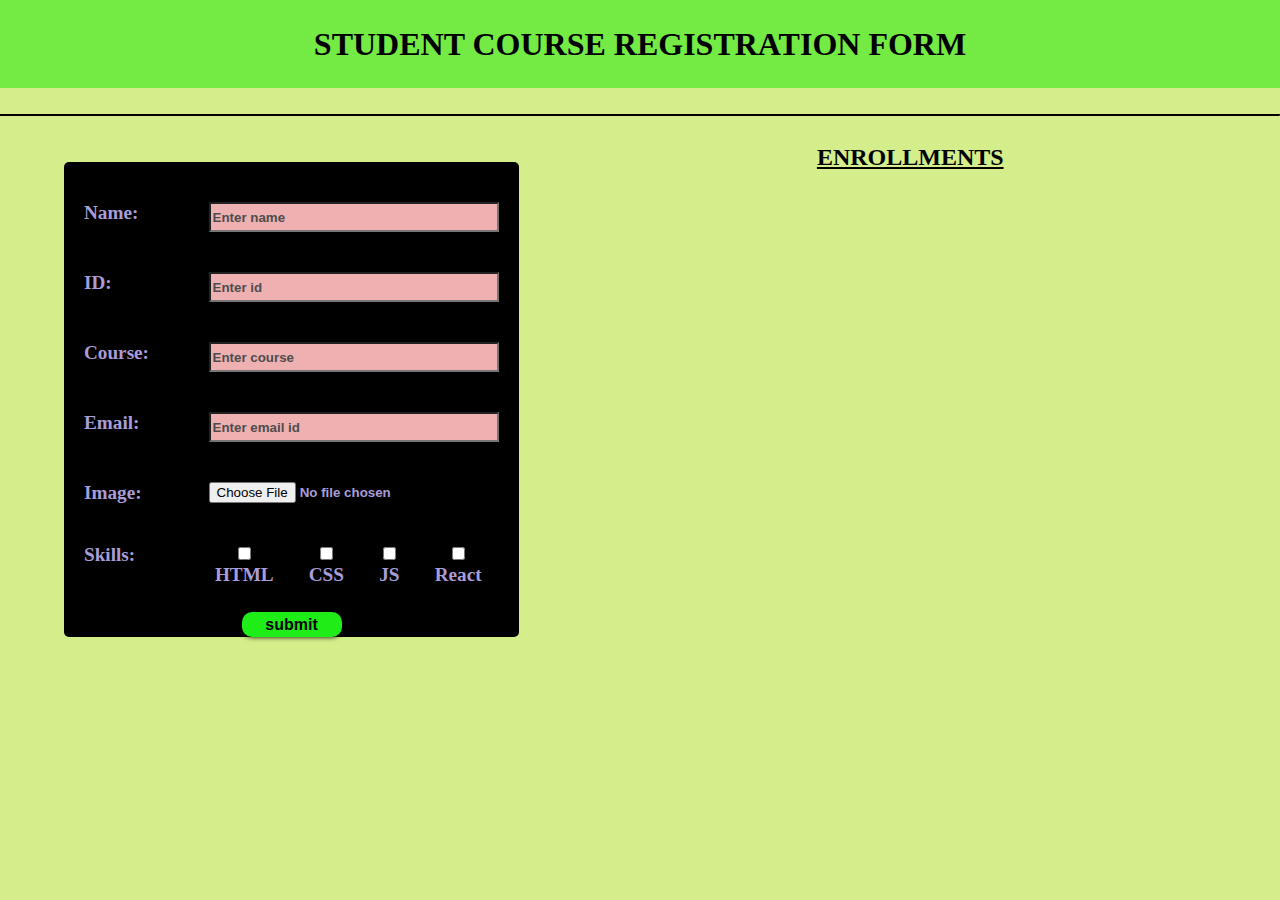
<file: TASK-3/index.html>
<!DOCTYPE html>
<html lang="en">
<head>
    <meta charset="UTF-8">
    <meta http-equiv="X-UA-Compatible" content="IE=edge">
    <meta name="viewport" content="width=device-width, initial-scale=1.0">
    <title>REGISTRATION FORM</title>
    <link rel="stylesheet" href="style.css">
</head>
    <body>
        <h1>STUDENT COURSE REGISTRATION FORM</h1>
        <hr>
        <div class="box">
            <div class="container">
                <form action="" id="form">
                    <div class="f1">
                        <label for="name">Name:</label>
                            <input type="text" name="name" class="in" placeholder="Enter name" required>
                   </div>
                   <div class="f1">
                        <label for="id">ID:</label>
                        <input type="text" name="id" class="in" placeholder="Enter id" required>
                    </div>
                     <div class="f1">
                        <label for="course">Course:</label>
                        <input type="text" name="course" class="in" placeholder="Enter course" required>
                    </div>
                    <div class="f1">
                        <label for="email">Email:</label>
                        <input type="email" name="email" class="in" placeholder="Enter email id" required>
                    </div>
                    
                    <div class="f1">
                        <label for="image">Image:</label>
                        <input type="file" name="image" class="in" id="img" alt="student image" accept="image/*" onchange="loadFile(event)">
                    </div>
                    <div class="f2">
                        <label for="skills">Skills:</label>
                        <div class="c">
                            <div class="c1"><input type="checkbox" name="skills">
                                <label for="">HTML</label>
                            </div>
                                <div class="c1"><input type="checkbox" name="skills">
                                    <label for="">CSS</label>
                                </div>
                                    <div class="c1"><input type="checkbox" name="skills">
                                        <label for="">JS</label>
                                    </div>
                                        <div class="c1"><input type="checkbox" name="skills">
                                            <label for="">React</label>
                                        </div>
                                    </div>
                                </div>
                                <input class="submit" type="submit" value="submit">
                                </form>
                            </div>
                            <div class="display">
                            <h2><u><b>ENROLLMENTS</b></u></h2>
                        </div>
                    </div>
        <script src="script.js"></script>
    
    </body>
</html>
</file>
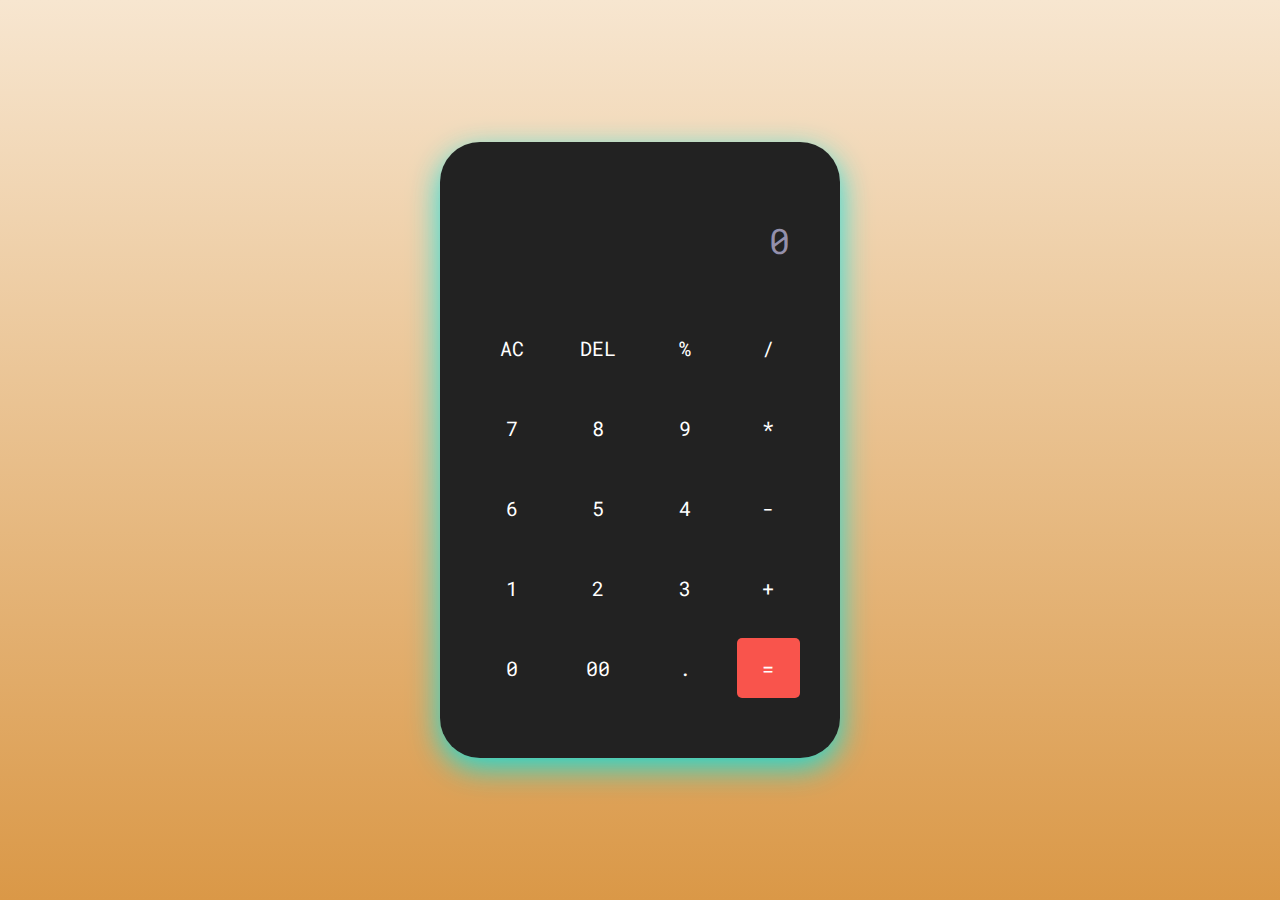
<file: TASK-4/index.html>
<!DOCTYPE html>
<html lang="en">
  <head>
    <meta name="viewport" content="width=device-width, initial-scale=1.0" />
    <title>Calculator</title>
    <link
      href="https://fonts.googleapis.com/css2?family=Roboto+Mono:wght@500&display=swap"
      rel="stylesheet"/>
    <link rel="stylesheet" href="style.css" />
  </head>
  <body>
    <div class="calculator">
      <div class="display">
        <input type="text" placeholder="0" id="input" disabled />
      </div>
      <div class="buttons">
        <input type="button" value="AC" id="clear" />
        <input type="button" value="DEL" id="erase" />
        <input type="button" value="%" class="input-button" />
        <input type="button" value="/" class="input-button" />

        <input type="button" value="7" class="input-button" />
        <input type="button" value="8" class="input-button" />
        <input type="button" value="9" class="input-button" />
        <input type="button" value="*" class="input-button" />

        <input type="button" value="6" class="input-button" />
        <input type="button" value="5" class="input-button" />
        <input type="button" value="4" class="input-button" />
        <input type="button" value="-" class="input-button" />

        <input type="button" value="1" class="input-button" />
        <input type="button" value="2" class="input-button" />
        <input type="button" value="3" class="input-button" />
        <input type="button" value="+" class="input-button" />

        <input type="button" value="0" class="input-button" />
        <input type="button" value="00" class="input-button" />
        <input type="button" value="." class="input-button" />
        <input type="button" value="=" id="equal" />
        
      </div>
    </div>
    <script src="script.js"></script>
  </body>
</html>
</file>
<file: TASK-3/style.css>
*{
    box-sizing: border-box;
}
body{
    min-height: 100vh;
    height: 110%;
    text-align: center;
    font-family: 'Times New Roman', Times, serif;
    font-weight: bold;
    color: rgb(168, 157, 216);
    margin: 0;
    background-color: #d3ee8a;
    -webkit-backgrond-size: cover;
    -moz-background-size: cover;
    -o-background-size: cover;
    background-size: cover;
}
h1{
    margin: 0;
    padding-bottom: 2%;
    padding-top: 2%;
    color :#000000;
    background-color: #74ea45;

}
hr{
    border-top: 2px solid;
    border-bottom: none;
    border-color: #000000;
    margin-top: 2%;
}
label{
    font-size: 1.2rem;
}
.container{
    text-align: center;
    width: 40%;
    height: 475px;
    padding-top: 20px;
    margin: 3% 15% 0 5%;
    background-color: #000000;
    border-radius: 5px;
}
.box{
    display: flex;
}
.f1{
    display: flex;
    justify-content: space-between;
    padding: 20px;
}
.f2{
    display: flex;
    padding: 20px;
}
.c{
    display: flex;
    margin-left: 15%;
}
.c1{
    margin: 6px;
    margin-top: 0;
}
.display{
    text-align: center;
    display: flex;
    flex-direction: column;
    height: 500px;
    width: 50%;
}
.div1{
    display: flex;
    flex-direction: column;
    padding-left: 10px;
}
.div1 div{
    padding: 5px;
}
.display h2{
margin-right: 30%;
color: #000000;
}
.d{
    margin-top: 5px;
    margin-bottom: 5px;
    text-align: left;
    width: 80%;
    height: 150px;
    background-color: #000000;
    border-radius: 5px;
    display: flex;
    justify-content: space-between;
}
.f1 input{
  background-color: rgb(238, 176, 176);
  height: 30px;
}
.f1 input::placeholder{
    font-weight: bold;
    color: rgb(78,77,77);
    background-color: rgb(238, 176, 176);
}
.in{
    width: 70%;
}
#img{
    height: fit-content;
    background-color: #000000;
    font-weight: bold;
}
.submit{
    background-color: rgb(30, 237, 23);
     font-weight: bold;
     font-size: 1rem;
     width: 100px;
     height: 25px;
     border: 0;
     border-radius: 10px;
     box-shadow: 0 0 5px;
     cursor: pointer;
}
.submit:hover{
    color: rgb(10, 32, 176);
}
.submit:active{
    transform: scale(0.8);
    box-shadow: 0 0 10px;
}
.img{
    width: 150px;
    max-height: 200px;
    padding-right: 20px;
    align-self: center;
}

@media only screen and(max-width:730px){
    .box{
        display: flex;
        flex-direction: column;
        justify-content: center;
        align-items: center;
    }
    .f1{
        display: flex;
        flex-direction: column;
    }
    .f2{
        display: flex;
        flex-direction: column;
        padding: 23px;
    }
    .in{
        width: 100%;
    }
    .display{
        width: 100%;
        display: flex;
        flex-direction: column;
        align-items: center;
    }
    .display h2{
        margin-left: 0;
    }
    .c{
        display: flex;
        justify-content: space-around;
        margin-left: 0;
    }
    .submit{
        margin-bottom: 10px;
    }
}

@media only screen and(max-width:455px){
    .d{
        flex-direction: column;
    }
    .img{
        align-self: center;
    }
}
</file>
<file: TASK-4/style.css>
* {
    padding: 0;
    margin: 0;
    box-sizing: border-box;
    font-family: "Roboto Mono", monospace;
  }
  body {
    height: 100vh;
    background: linear-gradient(#f7e6d0, #da9847);
  }
  .calculator {
    width: 400px;
    background-color: #222222;
    padding: 60px 40px;
    position: absolute;
    transform: translate(-50%, -50%);
    top: 50%;
    left: 50%;
    border-radius: 40px;
    box-shadow: 0 10px 30px rgba(13, 222, 222, 0.916);
  }
  .display {
    width: 100%;
  }
  .display input {
    width: 100%;
    padding: 15px 10px;
    text-align: right;
    border: none;
    background-color: transparent;
    color: #ffffff;
    font-size: 35px;
  }
  .display input::placeholder {
    color: #9490ac;
  }
  .buttons {
    display: grid;
    grid-template-columns: repeat(4, 1fr);
    grid-gap: 20px;
    margin-top: 40px;
  }
  .buttons input[type="button"] {
    font-size: 20px;
    padding: 17px;
    border: none;
    background-color: transparent;
    color: #ffffff;
    cursor: pointer;
    border-radius: 5px;
  }
  .buttons input[type="button"]:hover {
    box-shadow: 0 8px 25px #a5a5a5;
  }
  input[type="button"]#equal {

    background-color: #f9544c;
  }
</file>
